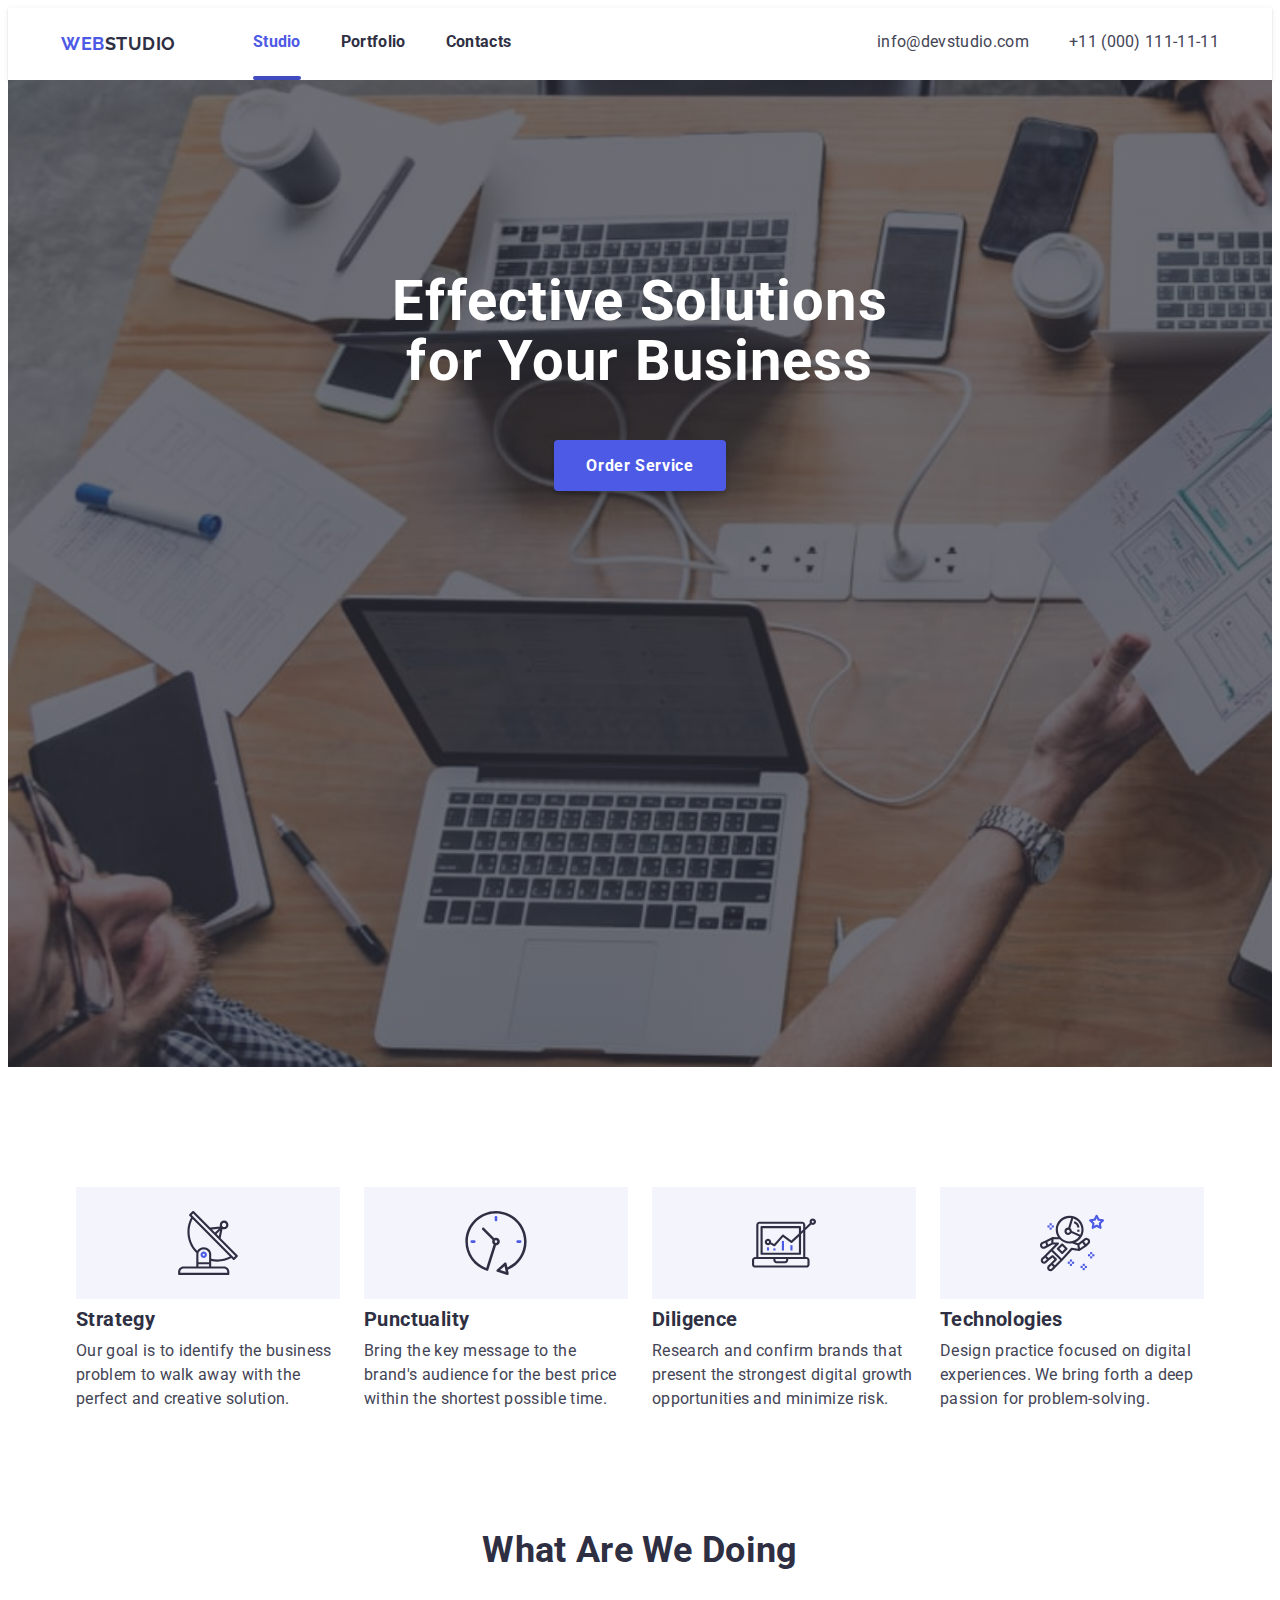
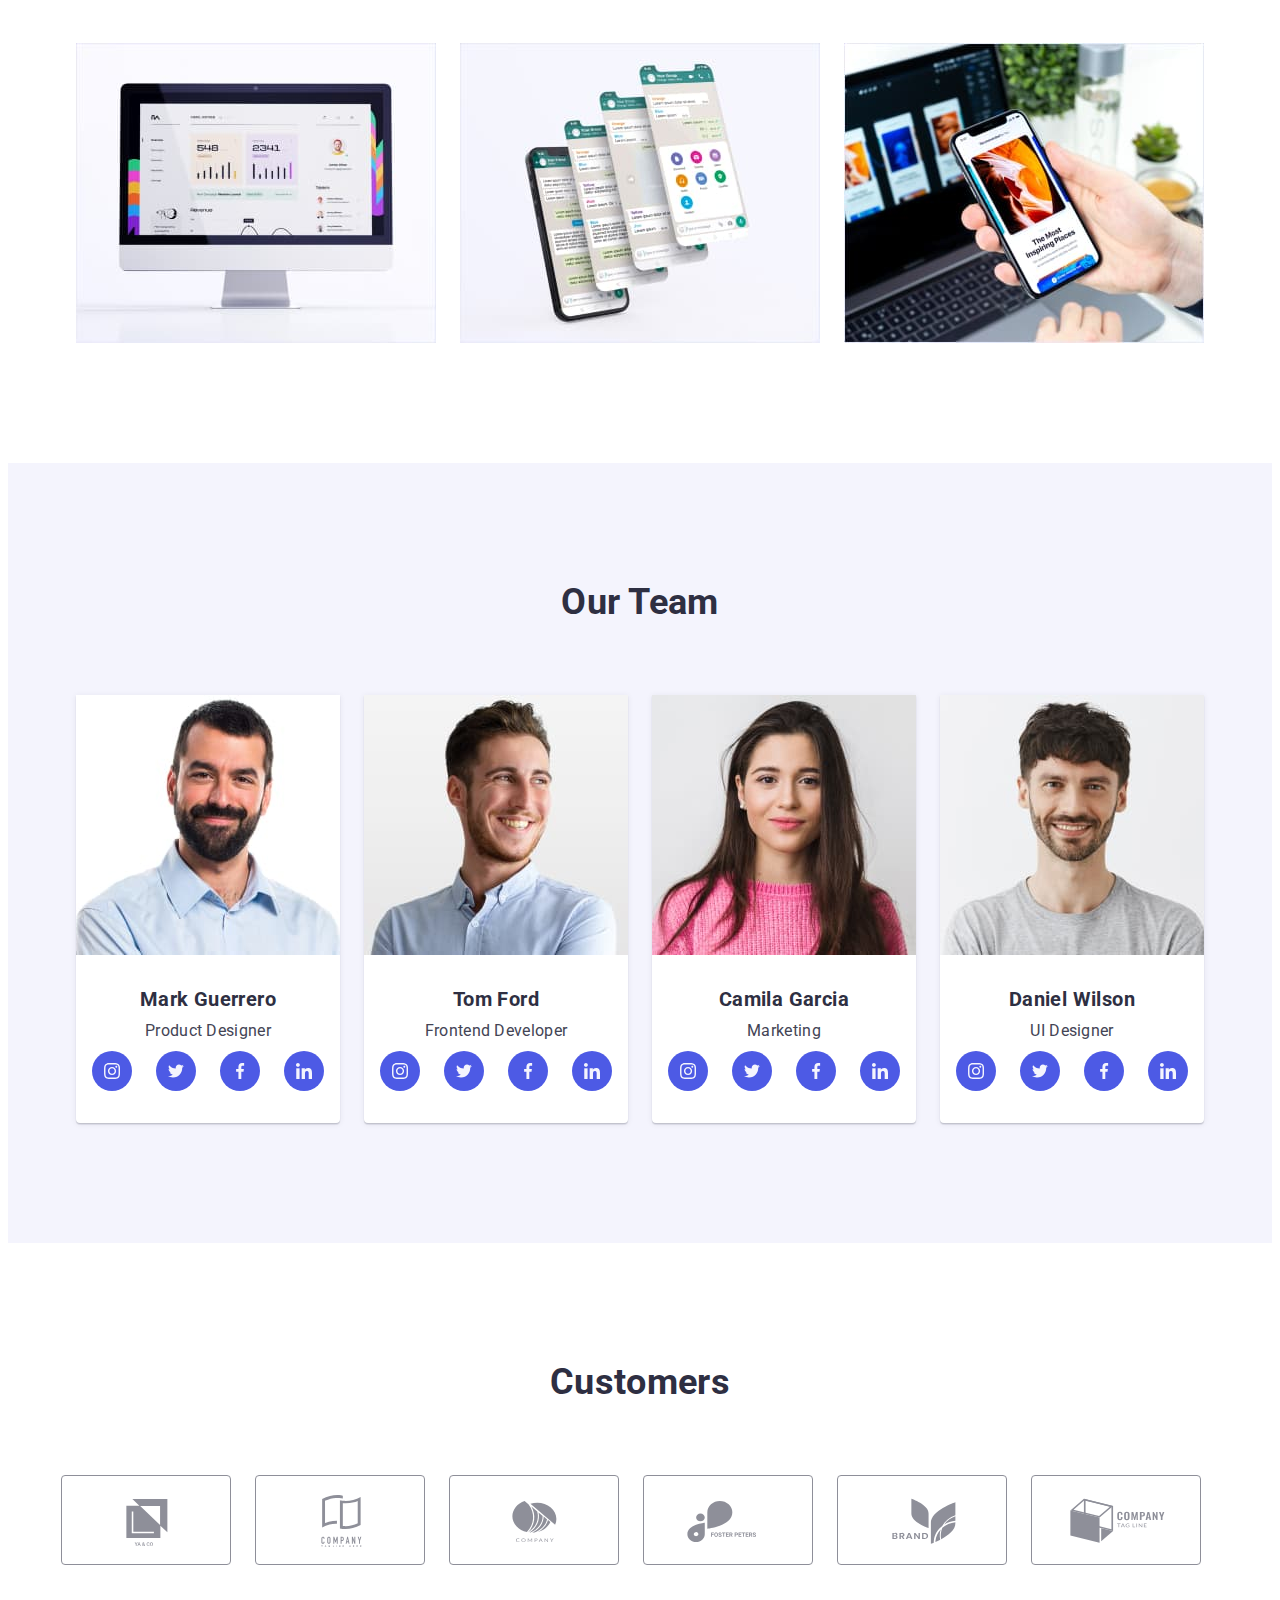
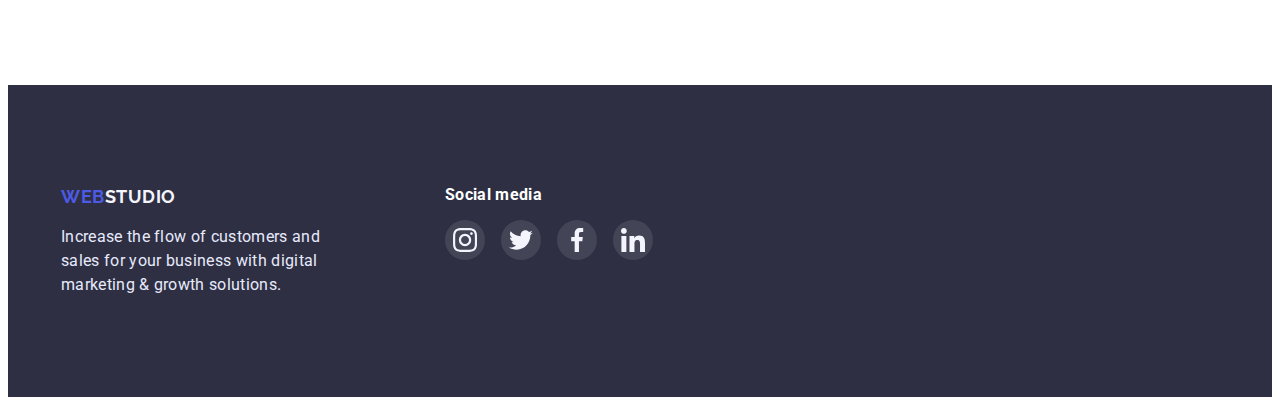
<file: index.html>
<!DOCTYPE html>
<html lang="en">
  <head>
    <meta charset="UTF-8" />
    <meta http-equiv="X-UA-Compatible" content="IE=edge" />
    <meta name="viewport" content="width=device-width, initial-scale=1.0" />
    <title>Studio</title>
    <link
      rel="stylesheet"
      href="https://cdnjs.cloudflare.com/ajax/libs/modern-normalize/1.1.0/modern-normalize.min.css"
      integrity="sha512-wpPYUAdjBVSE4KJnH1VR1HeZfpl1ub8YT/NKx4PuQ5NmX2tKuGu6U/JRp5y+Y8XG2tV+wKQpNHVUX03MfMFn9Q=="
      crossorigin="anonymous"
      referrerpolicy="no-referrer"
    />
    <link rel="preconnect" href="https://fonts.googleapis.com" />
    <link rel="preconnect" href="https://fonts.gstatic.com" crossorigin />
    <link
      href="https://fonts.googleapis.com/css2?family=Raleway:wght@800&family=Roboto:wght@400;700;900&display=swap"
      rel="stylesheet"
    />
    <link rel="stylesheet" href="./css/styles.css" />
  </head>
  <body>
    <!-- header -->
    <header>
      <div class="container header">
        <a href="./index.html" class="logo">Web<span class="logo-header">Studio</span></a>
        <nav class="navigation">
          <ul class="nav-list">
            <li>
              <a href="./index.html" class="nav-global current">Studio</a>
            </li>
            <li>
              <a href="./portfolio.html" class="nav-global">Portfolio</a>
            </li>
            <li>
              <a href="#" class="nav-global">Contacts</a>
            </li>
          </ul>
        </nav>
        <ul class="contacts">
          <li><a href="mailto:info@devstudio.com" class="contact">info@devstudio.com</a></li>
          <li><a href="tel:+110001111111" class="contact">+11 (000) 111-11-11</a></li>
        </ul>
      </div>
    </header>
    <!-- main content -->
    <main>
      <!-- section order -->
      <section class="section order">
        <div class="container">
          <h1>Effective Solutions for Your Business</h1>
          <button data-modal-open class="order-button" type="button">Order Service</button>
          <div class="backdrop is-hidden" data-modal>
            <div class="modal">
              <p></p>
              <div class="close-btn">
                <button data-modal-close class="modal-close">
                  <div class="modal-close-btn">
                    <svg width="8" height="8">
                      <use href="./images/icons.svg#icon-close-black"></use>
                    </svg>
                  </div>
                </button>
              </div>
            </div>
          </div>
        </div>
      </section>
      <!-- section soft skills -->
      <section class="section soft-skills">
        <div class="container">
          <h2 class="visually-hidden">Benefits</h2>
          <ul class="benefits">
            <li>
              <div class="benefit-icon">
                <svg width="64" height="64">
                  <use href="./images/icons.svg#icon-antena"></use>
                </svg>
              </div>
              <h3 class="benefit-name">Strategy</h3>
              <p class="benefit-description">
                Our goal is to identify the business problem to walk away with the perfect and
                creative solution.
              </p>
            </li>
            <li>
              <div class="benefit-icon">
                <svg width="64" height="64">
                  <use href="./images/icons.svg#icon-clock1"></use>
                </svg>
              </div>
              <h3 class="benefit-name">Punctuality</h3>
              <p class="benefit-description">
                Bring the key message to the brand's audience for the best price within the shortest
                possible time.
              </p>
            </li>
            <li>
              <div class="benefit-icon">
                <svg width="64" height="64">
                  <use href="./images/icons.svg#icon-diagram1"></use>
                </svg>
              </div>
              <h3 class="benefit-name">Diligence</h3>
              <p class="benefit-description">
                Research and confirm brands that present the strongest digital growth opportunities
                and minimize risk.
              </p>
            </li>
            <li>
              <div class="benefit-icon">
                <svg width="64" height="64">
                  <use href="./images/icons.svg#icon-astronaut1"></use>
                </svg>
              </div>
              <h3 class="benefit-name">Technologies</h3>
              <p class="benefit-description">
                Design practice focused on digital experiences. We bring forth a deep passion for
                problem-solving.
              </p>
            </li>
          </ul>
        </div>
      </section>
      <!-- section what are we doing -->
      <section class="section presentation">
        <div class="container">
          <h2>What are we doing</h2>
          <ul class="our-work">
            <li>
              <img src="./images/statistic.jpg" width="360" height="auto" alt="statistic" />
            </li>
            <li>
              <img src="./images/pagination.jpg" width="360" height="auto" alt="pagination" />
            </li>
            <li>
              <img src="./images/device.jpg" width="360" height="auto" alt="device" />
            </li>
          </ul>
        </div>
      </section>
      <!-- section our team -->
      <section class="section our-team">
        <div class="container">
          <h2>Our Team</h2>
          <ul class="team-cards">
            <li>
              <img
                src="./images/product_designer.jpg"
                width="264"
                height="auto"
                alt="Mark's photo"
              />
              <div class="card-info">
                <h3 class="worker-name">Mark Guerrero</h3>
                <p class="worker-position">Product Designer</p>
                <ul class="socials">
                  <li>
                    <a href="#">
                      <svg width="16" height="16">
                        <use href="./images/icons.svg#icon-instagram2"></use>
                      </svg>
                    </a>
                  </li>
                  <li>
                    <a href="#">
                      <svg width="16" height="16">
                        <use href="./images/icons.svg#icon-twitter1"></use>
                      </svg>
                    </a>
                  </li>
                  <li>
                    <a href="#">
                      <svg width="16" height="16">
                        <use href="./images/icons.svg#icon-facebook1"></use>
                      </svg>
                    </a>
                  </li>
                  <li>
                    <a href="#">
                      <svg width="16" height="16">
                        <use href="./images/icons.svg#icon-linkedin1"></use>
                      </svg>
                    </a>
                  </li>
                </ul>
              </div>
            </li>
            <li>
              <img src="./images/developer.jpg" width="264" height="auto" alt="Tom's photo" />
              <div class="card-info">
                <h3 class="worker-name">Tom Ford</h3>
                <p class="worker-position">Frontend Developer</p>
                <ul class="socials">
                  <li>
                    <a href="#">
                      <svg width="16" height="16">
                        <use href="./images/icons.svg#icon-instagram2"></use>
                      </svg>
                    </a>
                  </li>
                  <li>
                    <a href="#">
                      <svg width="16" height="16">
                        <use href="./images/icons.svg#icon-twitter1"></use>
                      </svg>
                    </a>
                  </li>
                  <li>
                    <a href="#">
                      <svg width="16" height="16">
                        <use href="./images/icons.svg#icon-facebook1"></use>
                      </svg>
                    </a>
                  </li>
                  <li>
                    <a href="#">
                      <svg width="16" height="16">
                        <use href="./images/icons.svg#icon-linkedin1"></use>
                      </svg>
                    </a>
                  </li>
                </ul>
              </div>
            </li>
            <li>
              <img src="./images/marketing.jpg" width="264" height="auto" alt="Camila's photo" />
              <div class="card-info">
                <h3 class="worker-name">Camila Garcia</h3>
                <p class="worker-position">Marketing</p>
                <ul class="socials">
                  <li>
                    <a href="#">
                      <svg width="16" height="16">
                        <use href="./images/icons.svg#icon-instagram2"></use>
                      </svg>
                    </a>
                  </li>
                  <li>
                    <a href="#">
                      <svg width="16" height="16">
                        <use href="./images/icons.svg#icon-twitter1"></use>
                      </svg>
                    </a>
                  </li>
                  <li>
                    <a href="#">
                      <svg width="16" height="16">
                        <use href="./images/icons.svg#icon-facebook1"></use>
                      </svg>
                    </a>
                  </li>
                  <li>
                    <a href="#">
                      <svg width="16" height="16">
                        <use href="./images/icons.svg#icon-linkedin1"></use>
                      </svg>
                    </a>
                  </li>
                </ul>
              </div>
            </li>
            <li>
              <img src="./images/ui_designer.jpg" width="264" height="auto" alt="Daniel's photo" />
              <div class="card-info">
                <h3 class="worker-name">Daniel Wilson</h3>
                <p class="worker-position">UI Designer</p>
                <ul class="socials">
                  <li>
                    <a href="#">
                      <svg width="16" height="16">
                        <use href="./images/icons.svg#icon-instagram2"></use>
                      </svg>
                    </a>
                  </li>
                  <li>
                    <a href="#">
                      <svg width="16" height="16">
                        <use href="./images/icons.svg#icon-twitter1"></use>
                      </svg>
                    </a>
                  </li>
                  <li>
                    <a href="#">
                      <svg width="16" height="16">
                        <use href="./images/icons.svg#icon-facebook1"></use>
                      </svg>
                    </a>
                  </li>
                  <li>
                    <a href="#">
                      <svg width="16" height="16">
                        <use href="./images/icons.svg#icon-linkedin1"></use>
                      </svg>
                    </a>
                  </li>
                </ul>
              </div>
            </li>
          </ul>
        </div>
      </section>
      <section class="section">
        <div class="container">
          <h2 class="customers-header">Customers</h2>
          <ul class="customers-icons">
            <li>
              <a href="#">
                <svg width="104" height="56" class="customers-svg">
                  <use href="./images/icons.svg#icon-client1"></use>
                </svg>
              </a>
            </li>
            <li>
              <a href="#">
                <svg width="104" height="56" class="customers-svg">
                  <use href="./images/icons.svg#icon-client2"></use>
                </svg>
              </a>
            </li>
            <li>
              <a href="#">
                <svg width="104" height="56" class="customers-svg">
                  <use href="./images/icons.svg#icon-client3"></use>
                </svg>
              </a>
            </li>
            <li>
              <a href="#">
                <svg width="104" height="56" class="customers-svg">
                  <use href="./images/icons.svg#icon-client4"></use>
                </svg>
              </a>
            </li>
            <li>
              <a href="#">
                <svg width="104" height="56" class="customers-svg">
                  <use href="./images/icons.svg#icon-client5"></use>
                </svg>
              </a>
            </li>
            <li>
              <a href="#">
                <svg width="104" height="56" class="customers-svg">
                  <use href="./images/icons.svg#icon-client6"></use>
                </svg>
              </a>
            </li>
          </ul>
        </div>
      </section>
    </main>
    <!-- Footer -->
    <footer class="footer">
      <div class="container">
        <div class="logos">
          <a href="./index.html" class="logo">Web<span class="logo-footer">Studio</span></a>
          <p class="footer-text">
            Increase the flow of customers and sales for your business with digital marketing &
            growth solutions.
          </p>
        </div>
        <div class="footer-socials">
          <p>Social media</p>
          <ul class="social-links">
            <li class="social-links-el">
              <a href="#">
                <svg width="24" height="24">
                  <use href="./images/icons.svg#icon-instagram2"></use>
                </svg>
              </a>
            </li>
            <li class="social-links-el">
              <a href="#">
                <svg width="24" height="24">
                  <use href="./images/icons.svg#icon-twitter1"></use>
                </svg>
              </a>
            </li>
            <li class="social-links-el">
              <a href="#">
                <svg width="24" height="24">
                  <use href="./images/icons.svg#icon-facebook1"></use>
                </svg>
              </a>
            </li>
            <li class="social-links-el">
              <a href="#">
                <svg width="24" height="24">
                  <use href="./images/icons.svg#icon-linkedin1"></use>
                </svg>
              </a>
            </li>
          </ul>
        </div>
      </div>
    </footer>
    <script src="./js/modal.js"></script>
  </body>
</html>
</file>
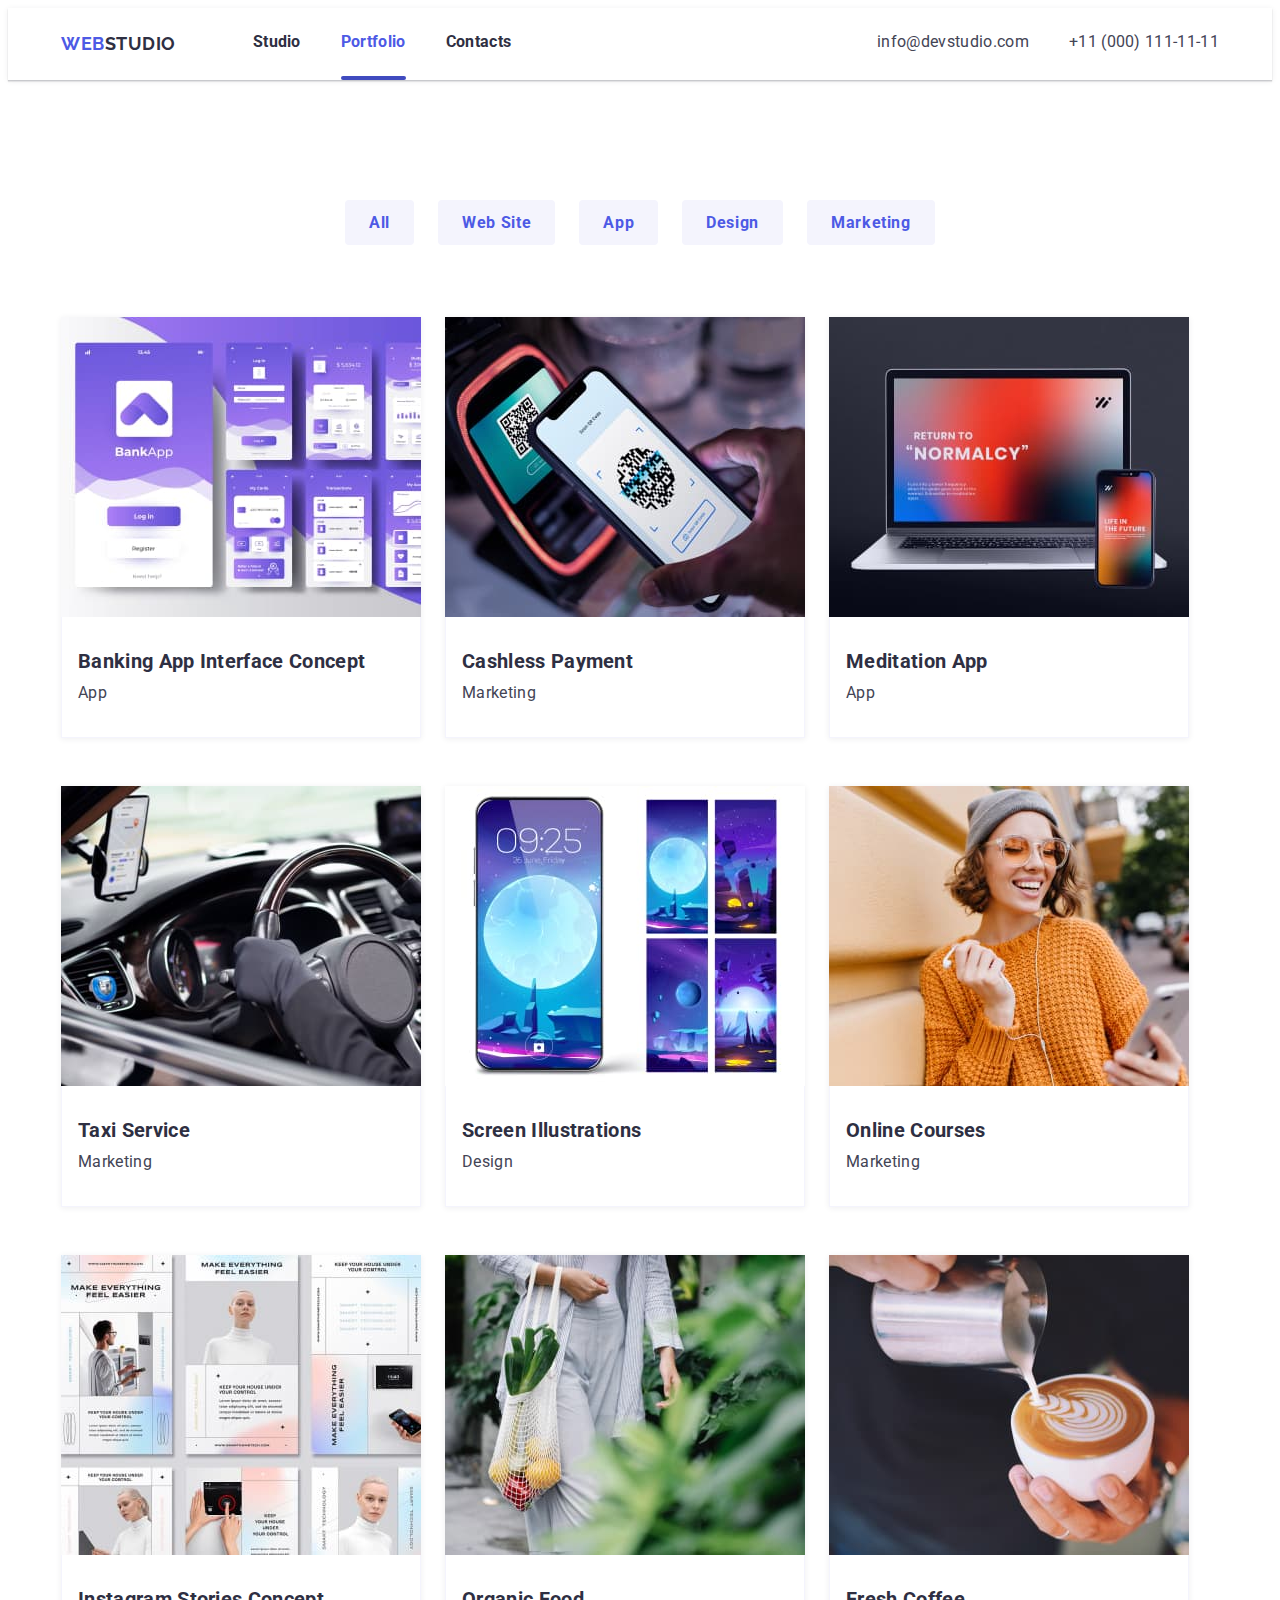
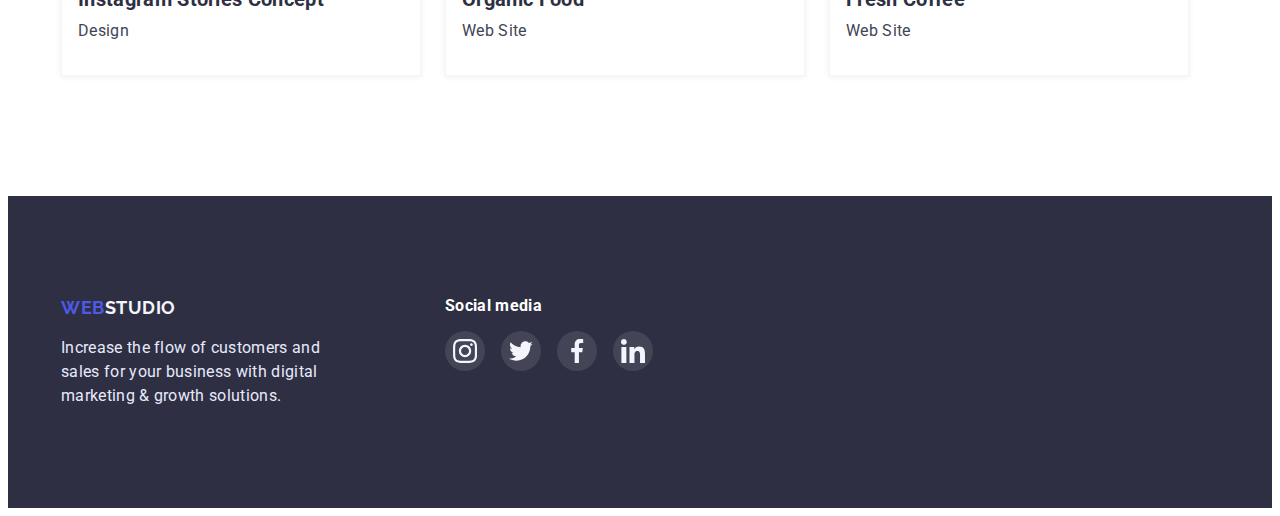
<file: portfolio.html>
<!DOCTYPE html>
<html lang="en">
  <head>
    <meta charset="UTF-8" />
    <meta http-equiv="X-UA-Compatible" content="IE=edge" />
    <meta name="viewport" content="width=device-width, initial-scale=1.0" />
    <title>Portfolio</title>
    <link
      rel="stylesheet"
      href="https://cdnjs.cloudflare.com/ajax/libs/modern-normalize/1.1.0/modern-normalize.min.css"
      integrity="sha512-wpPYUAdjBVSE4KJnH1VR1HeZfpl1ub8YT/NKx4PuQ5NmX2tKuGu6U/JRp5y+Y8XG2tV+wKQpNHVUX03MfMFn9Q=="
      crossorigin="anonymous"
      referrerpolicy="no-referrer"
    />
    <link rel="preconnect" href="https://fonts.googleapis.com" />
    <link rel="preconnect" href="https://fonts.gstatic.com" crossorigin />
    <link
      href="https://fonts.googleapis.com/css2?family=Raleway:wght@800&family=Roboto:wght@400;700;900&display=swap"
      rel="stylesheet"
    />
    <link rel="stylesheet" href="./css/styles.css" />
  </head>
  <body>
    <!-- header -->
    <header>
      <div class="container header">
        <a href="./index.html" class="logo">Web<span class="logo-header">Studio</span></a>
        <nav class="navigation">
          <ul class="nav-list">
            <li>
              <a href="./index.html" class="nav-global">Studio</a>
            </li>
            <li>
              <a href="./portfolio.html" class="nav-global current">Portfolio</a>
            </li>
            <li>
              <a href="#" class="nav-global">Contacts</a>
            </li>
          </ul>
        </nav>
        <ul class="contacts">
          <li><a href="mailto:info@devstudio.com" class="contact">info@devstudio.com</a></li>
          <li><a href="tel:+110001111111" class="contact">+11 (000) 111-11-11</a></li>
        </ul>
      </div>
    </header>
    <!-- main content -->
    <main>
      <section class="section portfolio">
        <div class="container">
          <h1 class="visually-hidden">Portfolio</h1>
          <ul class="nav-local">
            <li><button class="buttons" type="button">All</button></li>
            <li><button class="buttons" type="button">Web Site</button></li>
            <li><button class="buttons" type="button">App</button></li>
            <li><button class="buttons" type="button">Design</button></li>
            <li><button class="buttons" type="button">Marketing</button></li>
          </ul>
          <ul class="cards">
            <li>
              <a href="#" class="card-link">
                <div class="overlay-with-img">
                  <img src="./images/banking_app.jpg" width="360" height="300" alt="banking app" />
                  <div class="hidden-block">
                    <p>
                      14 Stylish and User-Friendly App Design Concepts · Task Manager App · Calorie
                      Tracker App · Exotic Fruit Ecommerce App · Cloud Storage App
                    </p>
                  </div>
                </div>
                <div class="description">
                  <h2 class="project-name">Banking App Interface Concept</h2>
                  <p class="project-type">App</p>
                </div>
              </a>
            </li>
            <li>
              <a href="#" class="card-link">
                <div class="overlay-with-img">
                  <img
                    src="./images/cashless_payment.jpg"
                    width="360"
                    height="300"
                    alt="cashless payment"
                  />
                  <div class="hidden-block">
                    <p>
                      14 Stylish and User-Friendly App Design Concepts · Task Manager App · Calorie
                      Tracker App · Exotic Fruit Ecommerce App · Cloud Storage App
                    </p>
                  </div>
                </div>
                <div class="description">
                  <h2 class="project-name">Cashless Payment</h2>
                  <p class="project-type">Marketing</p>
                </div>
              </a>
            </li>
            <li>
              <a href="#" class="card-link">
                <div class="overlay-with-img">
                  <img
                    src="./images/meditation_app.jpg"
                    width="360"
                    height="300"
                    alt="meditation app"
                  />
                  <div class="hidden-block">
                    <p>
                      14 Stylish and User-Friendly App Design Concepts · Task Manager App · Calorie
                      Tracker App · Exotic Fruit Ecommerce App · Cloud Storage App
                    </p>
                  </div>
                </div>
                <div class="description">
                  <h2 class="project-name">Meditation App</h2>
                  <p class="project-type">App</p>
                </div>
              </a>
            </li>
            <li>
              <a href="#" class="card-link">
                <div class="overlay-with-img">
                  <img
                    src="./images/taxi_service.jpg"
                    width="360"
                    height="300"
                    alt="taxi service"
                  />
                  <div class="hidden-block">
                    <p>
                      14 Stylish and User-Friendly App Design Concepts · Task Manager App · Calorie
                      Tracker App · Exotic Fruit Ecommerce App · Cloud Storage App
                    </p>
                  </div>
                </div>
                <div class="description">
                  <h2 class="project-name">Taxi Service</h2>
                  <p class="project-type">Marketing</p>
                </div>
              </a>
            </li>
            <li>
              <a href="#" class="card-link">
                <div class="overlay-with-img">
                  <img
                    src="./images/screen_illustrations.jpg"
                    width="360"
                    height="300"
                    alt="screen illustrations"
                  />
                  <div class="hidden-block">
                    <p>
                      14 Stylish and User-Friendly App Design Concepts · Task Manager App · Calorie
                      Tracker App · Exotic Fruit Ecommerce App · Cloud Storage App
                    </p>
                  </div>
                </div>
                <div class="description">
                  <h2 class="project-name">Screen Illustrations</h2>
                  <p class="project-type">Design</p>
                </div>
              </a>
            </li>
            <li>
              <a href="#" class="card-link">
                <div class="overlay-with-img">
                  <img
                    src="./images/online_courses.jpg"
                    width="360"
                    height="300"
                    alt="online courses"
                  />
                  <div class="hidden-block">
                    <p>
                      14 Stylish and User-Friendly App Design Concepts · Task Manager App · Calorie
                      Tracker App · Exotic Fruit Ecommerce App · Cloud Storage App
                    </p>
                  </div>
                </div>
                <div class="description">
                  <h2 class="project-name">Online Courses</h2>
                  <p class="project-type">Marketing</p>
                </div>
              </a>
            </li>
            <li>
              <a href="#" class="card-link">
                <div class="overlay-with-img">
                  <img
                    src="./images/instagram_stories.jpg"
                    width="360"
                    height="300"
                    alt="instagram stories concept"
                  />
                  <div class="hidden-block">
                    <p>
                      14 Stylish and User-Friendly App Design Concepts · Task Manager App · Calorie
                      Tracker App · Exotic Fruit Ecommerce App · Cloud Storage App
                    </p>
                  </div>
                </div>
                <div class="description">
                  <h2 class="project-name">Instagram Stories Concept</h2>
                  <p class="project-type">Design</p>
                </div>
              </a>
            </li>
            <li>
              <a href="#" class="card-link">
                <div class="overlay-with-img">
                  <img
                    src="./images/organic_food.jpg"
                    width="360"
                    height="300"
                    alt="organic food"
                  />
                  <div class="hidden-block">
                    <p>
                      14 Stylish and User-Friendly App Design Concepts · Task Manager App · Calorie
                      Tracker App · Exotic Fruit Ecommerce App · Cloud Storage App
                    </p>
                  </div>
                </div>
                <div class="description">
                  <h2 class="project-name">Organic Food</h2>
                  <p class="project-type">Web Site</p>
                </div>
              </a>
            </li>
            <li>
              <a href="#" class="card-link">
                <div class="overlay-with-img">
                  <img
                    src="./images/fresh_coffee.jpg"
                    width="360"
                    height="300"
                    alt="fresh coffee"
                  />
                  <div class="hidden-block">
                    <p>
                      14 Stylish and User-Friendly App Design Concepts · Task Manager App · Calorie
                      Tracker App · Exotic Fruit Ecommerce App · Cloud Storage App
                    </p>
                  </div>
                </div>
                <div class="description">
                  <h2 class="project-name">Fresh Coffee</h2>
                  <p class="project-type">Web Site</p>
                </div>
              </a>
            </li>
          </ul>
        </div>
      </section>
    </main>
    <!-- Footer -->
    <footer class="footer">
      <div class="container">
        <div class="logos">
          <a href="./index.html" class="logo">Web<span class="logo-footer">Studio</span></a>
          <p class="footer-text">
            Increase the flow of customers and sales for your business with digital marketing &
            growth solutions.
          </p>
        </div>
        <div class="footer-socials">
          <p>Social media</p>
          <ul class="social-links">
            <li class="social-links-el">
              <a href="#">
                <svg width="24" height="24">
                  <use href="./images/icons.svg#icon-instagram2"></use>
                </svg>
              </a>
            </li>
            <li class="social-links-el">
              <a href="#">
                <svg width="24" height="24">
                  <use href="./images/icons.svg#icon-twitter1"></use>
                </svg>
              </a>
            </li>
            <li class="social-links-el">
              <a href="#">
                <svg width="24" height="24">
                  <use href="./images/icons.svg#icon-facebook1"></use>
                </svg>
              </a>
            </li>
            <li class="social-links-el">
              <a href="#">
                <svg width="24" height="24">
                  <use href="./images/icons.svg#icon-linkedin1"></use>
                </svg>
              </a>
            </li>
          </ul>
        </div>
      </div>
    </footer>
  </body>
</html>
</file>
<file: css/styles.css>
:root {
  --primary-brand-color: #4d5ae5;
  --dark-color: #2e2f42;
  --success-color: #31d0aa;
  --text-color: #434455;
  --subtle-text-color: #8e8f99;
  --accent-color: #e7e9fc;
  --light-color: #f4f4fd;
  --pure-white: white;
  --order-active: #404bbf;
  --basic-svg: #afb1b8;
}

body {
  font-family: 'Roboto', sans-serif;
  color: var(--text-color);
  font-size: 16px;
  letter-spacing: 0.02em;
}

h1,
h2,
h3,
h4,
h5,
h6,
p {
  margin: 0;
}

img {
  display: block;
  max-width: 100%;
  height: auto;
}
/*
address {
  font-style: normal;
}
button {
  display: block;
  cursor: pointer;
  border: none;
  border-radius: 4px;
}

.section {
  @media screen and (max-width: 1199px) {
    padding-top: 60px;
    padding-bottom: 60px;
  }
  padding-top: 94px;
  padding-bottom: 94px;
}
.list {
  list-style: none;
  padding-left: 0;
  margin: 0;
}
.link {
  text-decoration: none;
  // color: inherit;
}
*/
.section {
  /* @media screen and (max-width: 1199px) {
    padding-top: 96px;
    padding-bottom: 96px;
  } */
  padding-top: 120px;
  padding-bottom: 120px;
}

.container {
  width: 1158px;
  margin: 0 auto;
  padding: 0 15px;
}

header {
  box-shadow: 0px 2px 1px rgba(46, 47, 66, 0.08), 0px 1px 1px rgba(46, 47, 66, 0.16),
    0px 1px 6px rgba(46, 47, 66, 0.08);
  padding: 24px 0;
}

.header {
  display: flex;
}

.navigation {
  margin-left: 77px;
}

.contacts {
  display: flex;
  margin-left: auto;
}

.logo {
  font-family: 'Raleway', sans-serif;
  font-weight: 700;
  font-size: 18px;
  line-height: 1.33;
  letter-spacing: 0.03em;
  text-transform: uppercase;
  text-decoration: none;
  color: var(--primary-brand-color);
}

.logo-header {
  color: var(--dark-color);
}

ul,
ol {
  list-style-type: none;
  margin: 0;
  padding: 0;
}

.nav-list {
  display: flex;
  gap: 40px;
}

.nav-global {
  font-weight: 700;
  font-size: 16px;
  color: var(--dark-color);
  transition: color 250ms cubic-bezier(0.4, 0, 0.2, 1);
  text-decoration: none;
  letter-spacing: 0.02em;
}

.nav-global:hover,
.nav-global:active {
  color: var(--primary-brand-color);
}

.current {
  color: var(--primary-brand-color);
  position: relative;
}

.current::after {
  content: '';
  position: absolute;
  display: block;
  height: 4px;
  left: 0px;
  top: 44px;
  width: 100%;
  border-radius: 2px;
  background-color: var(--order-active);
}

.contacts,
.navlist {
  display: flex;
  gap: 40px;
}

.contact {
  color: var(--text-color);
  text-decoration: none;
  letter-spacing: 0.02em;
  transition: color 250ms cubic-bezier(0.4, 0, 0.2, 1);
}

.contact:hover {
  color: var(--primary-brand-color);
}

.order,
.footer {
  background-color: var(--dark-color);
}

.order {
  padding: 192px 0;
  text-align: center;
  background-image: linear-gradient(rgba(47, 48, 58, 0.7), rgba(47, 48, 58, 0.7)),
    url('../images/people-office.jpg');
  background-size: cover;
  background-repeat: no-repeat;
  max-width: 1440px;
  height: 603px;
  margin: 0 auto;
}

.order h1 {
  font-weight: 700;
  font-size: 56px;
  line-height: 1.07;
  color: var(--pure-white);
  text-align: center;
  letter-spacing: 0.02em;
  width: 496px;
  margin: 0 auto;
}

.order-button {
  cursor: pointer;
  color: var(--pure-white);
  background-color: var(--primary-brand-color);
  font-family: inherit;
  font-weight: 700;
  font-size: 16px;
  line-height: 1.19;
  letter-spacing: 0.04em;
  box-shadow: 0px 4px 4px rgba(0, 0, 0, 0.15);
  border-radius: 4px;
  border-style: none;
  padding: 16px 32px;
  margin-top: 48px;
  transition: background-color 250ms cubic-bezier(0.4, 0, 0.2, 1),
    box-shadow 250ms cubic-bezier(0.4, 0, 0.2, 1);
}

.order-button:hover {
  box-shadow: 0px 1px 6px rgba(46, 47, 66, 0.08), 0px 1px 1px rgba(46, 47, 66, 0.16),
    0px 2px 1px rgba(46, 47, 66, 0.08);
}

.order-button:active {
  background-color: var(--order-active);
  box-shadow: 0px 4px 4px rgba(0, 0, 0, 0.15);
}

.backdrop {
  position: fixed;
  top: 0;
  left: 0;
  width: 100%;
  height: 100%;
  background-color: rgba(0, 0, 0, 0.5);
  opacity: 1;
  visibility: visible;
  transition: opacity 250ms cubic-bezier(0.4, 0, 0.2, 1),
    visibility 250ms cubic-bezier(0.4, 0, 0.2, 1);
  display: flex;
  justify-content: center;
  align-items: center;
}

.modal {
  /* position: absolute; */
  width: 408px;
  height: 576px;

  background: #fcfcfc;
  box-shadow: 0px 1px 1px rgba(0, 0, 0, 0.14), 0px 1px 3px rgba(0, 0, 0, 0.12),
    0px 2px 1px rgba(0, 0, 0, 0.2);
  border-radius: 4px;
}

.close-btn {
  display: flex;
  justify-content: end;
}

.modal-close {
  background-color: var(--accent-color);
  border: 1px solid rgba(0, 0, 0, 0.1);
  border-radius: 50%;
  display: flex;
  cursor: pointer;
  margin-top: 24px;
  margin-right: 24px;
}

modal-close-btn {
  justify-content: center;
  align-items: center;
}

.is-hidden {
  visibility: hidden;
  opacity: 0;
  pointer-events: none;
}

.visually-hidden {
  position: absolute;
  width: 1px;
  height: 1px;
  margin: -1px;
  border: 0;
  padding: 0;

  white-space: nowrap;
  clip-path: inset(100%);
  clip: rect(0 0 0 0);
  overflow: hidden;
}

.benefit-icon {
  display: flex;
  align-items: center;
  justify-content: center;
  height: 112px;
  width: 264px;
  background-color: var(--light-color);
}

.benefits,
.our-work,
.team-cards {
  display: flex;
  flex-wrap: wrap;
  gap: 24px;
  justify-content: center;
}

.benefits li {
  width: 264px;
}

.benefit-name {
  font-weight: 700;
  font-size: 20px;
  line-height: 1.2;
  letter-spacing: 0.02em;
  color: var(--dark-color);
  margin: 8px 0;
}

.benefit-description {
  line-height: 1.5;
}

.our-work li {
  width: 360px;
}

.presentation {
  padding-top: 0;
}

.presentation h2,
.our-team h2 {
  text-transform: capitalize;
  font-weight: 700;
  font-size: 36px;
  line-height: 1.11;
  text-align: center;
  color: var(--dark-color);
  margin-bottom: 72px;
}

.our-team {
  background-color: var(--light-color);
  text-align: center;
}

.our-team h3 {
  font-weight: 700;
  font-size: 20px;
  line-height: 1.2;
  letter-spacing: 0.02em;
  color: var(--dark-color);
  margin-bottom: 8px;
}

.team-cards > li {
  width: 264px;
  background-color: var(--pure-white);
  box-shadow: 0px 1px 6px rgba(46, 47, 66, 0.08), 0px 1px 1px rgba(46, 47, 66, 0.16),
    0px 2px 1px rgba(46, 47, 66, 0.08);
  border-radius: 0px 0px 4px 4px;
}

.card-info {
  padding: 32px 0;
}

.socials {
  display: flex;
  justify-content: center;
  gap: 24px;
}

.card-info a {
  display: flex;
  align-items: center;
  justify-content: center;
  width: 40px;
  height: 40px;
  background-color: var(--primary-brand-color);
  text-decoration: none;
  border-radius: 50%;
  transition: background-color 250ms cubic-bezier(0.4, 0, 0.2, 1);
}

.card-info a:hover,
.card-info a:focus {
  background-color: var(--success-color);
}

.worker-position {
  line-height: 1.5;
  margin-bottom: 8px;
}

.buttons {
  cursor: pointer;
  color: var(--primary-brand-color);
  background-color: var(--light-color);
  border: 1px solid var(--accent-color);
  border-radius: 4px;
  font-family: inherit;
  font-size: 16px;
  font-weight: 700;
  line-height: 1.33;
  letter-spacing: 0.04em;
  padding: 12px 24px;
  border: transparent;
  transition: background-color 250ms cubic-bezier(0.4, 0, 0.2, 1),
    box-shadow 250ms cubic-bezier(0.4, 0, 0.2, 1), color 250ms cubic-bezier(0.4, 0, 0.2, 1);
}

.buttons:hover,
.buttons:focus {
  background-color: var(--primary-brand-color);
  box-shadow: 0px 3px 1px rgba(0, 0, 0, 0.1), 0px 2px 1px rgba(0, 0, 0, 0.08),
    0px 2px 2px rgba(0, 0, 0, 0.12);
  color: var(--pure-white);
}

.nav-local {
  display: flex;
  flex-wrap: wrap;
  margin-bottom: 72px;
  justify-content: center;
  column-gap: 24px;
}

.cards {
  display: flex;
  flex-wrap: wrap;
  row-gap: 48px;
  column-gap: 24px;
}

.cards li {
  box-shadow: 0px 1px 6px rgba(46, 47, 66, 0.08);
}

.card-link {
  display: block;
  text-decoration: none;
  position: relative;
  transition: box-shadow 250ms cubic-bezier(0.4, 0, 0.2, 1);
}

.overlay-with-img {
  overflow: hidden;
  position: relative;
}

.hidden-block {
  position: absolute;
  width: 360px;
  height: 300px;
  background-color: var(--primary-brand-color);
  bottom: -300px;
  transition: transform 250ms cubic-bezier(0.4, 0, 0.2, 1);
}

.hidden-block p {
  padding-top: 40px;
  margin: 0 auto;
  width: 296px;
  color: var(--light-color);
}

.card-link:hover,
.card-link:focus {
  box-shadow: 0px 1px 6px rgba(46, 47, 66, 0.08), 0px 1px 1px rgba(46, 47, 66, 0.16),
    0px 2px 1px rgba(46, 47, 66, 0.08);
}

.card-link:hover .hidden-block,
.card-link:focus .hidden-block {
  transform: translateY(-300px);
}

.description {
  padding: 32px 16px;
  border: 0.5px solid #f4f4fd;
  border-top: 0;
}

.description p {
  color: var(--text-color);
  font-weight: 400;
  font-size: 16px;
  line-height: 1.5;
  letter-spacing: 0.02em;
}

.project-name {
  font-weight: 700;
  font-size: 20px;
  color: var(--dark-color);
  margin-bottom: 8px;
}

.project-type {
  line-height: 1.5;
}

.customers-header {
  text-transform: capitalize;
  font-weight: 700;
  font-size: 36px;
  line-height: 1.11;
  text-align: center;
  color: var(--dark-color);
  margin-bottom: 72px;
}

.customers-icons {
  display: flex;
  align-items: center;
  gap: 24px;
}

.customers-icons a {
  display: flex;
  align-items: center;
  justify-content: center;
  width: 168px;
  height: 88px;
  border: 1px solid currentColor;
  border-radius: 4px;
  color: var(--subtle-text-color);
  transition: color 250ms cubic-bezier(0.4, 0, 0.2, 1);
}

.customers-svg {
  fill: currentColor;
}

.customers-icons a:hover,
.customers-icons a:focus {
  color: var(--primary-brand-color);
}

.footer {
  background-color: var(--dark-color);
  padding: 100px 0;
}

.footer-socials {
  margin-left: 120px;
}

.social-links {
  display: flex;
  gap: 16px;
  margin-top: 16px;
}

.footer > .container {
  display: flex;
}

.footer-socials a {
  display: flex;
  align-items: center;
  justify-content: center;
  width: 40px;
  height: 40px;
  text-decoration: none;
  background-color: rgba(255, 255, 255, 0.1);
  border-radius: 50%;
  transition: background-color 250ms cubic-bezier(0.4, 0, 0.2, 1);
}

.social-links-el a {
  display: flex;
  align-items: center;
  justify-content: center;
}

.footer-socials a:hover,
.footer-socials a:focus {
  background-color: var(--success-color);
}

.footer-socials > p {
  font-weight: 700;
  color: var(--pure-white);
}

.logo-footer {
  color: var(--light-color);
  margin-bottom: 24px;
}

.footer-text {
  color: var(--accent-color);
  width: 264px;
  height: 72px;
  line-height: 1.5;
  letter-spacing: 0.02em;
  margin-top: 16px;
}
</file>
